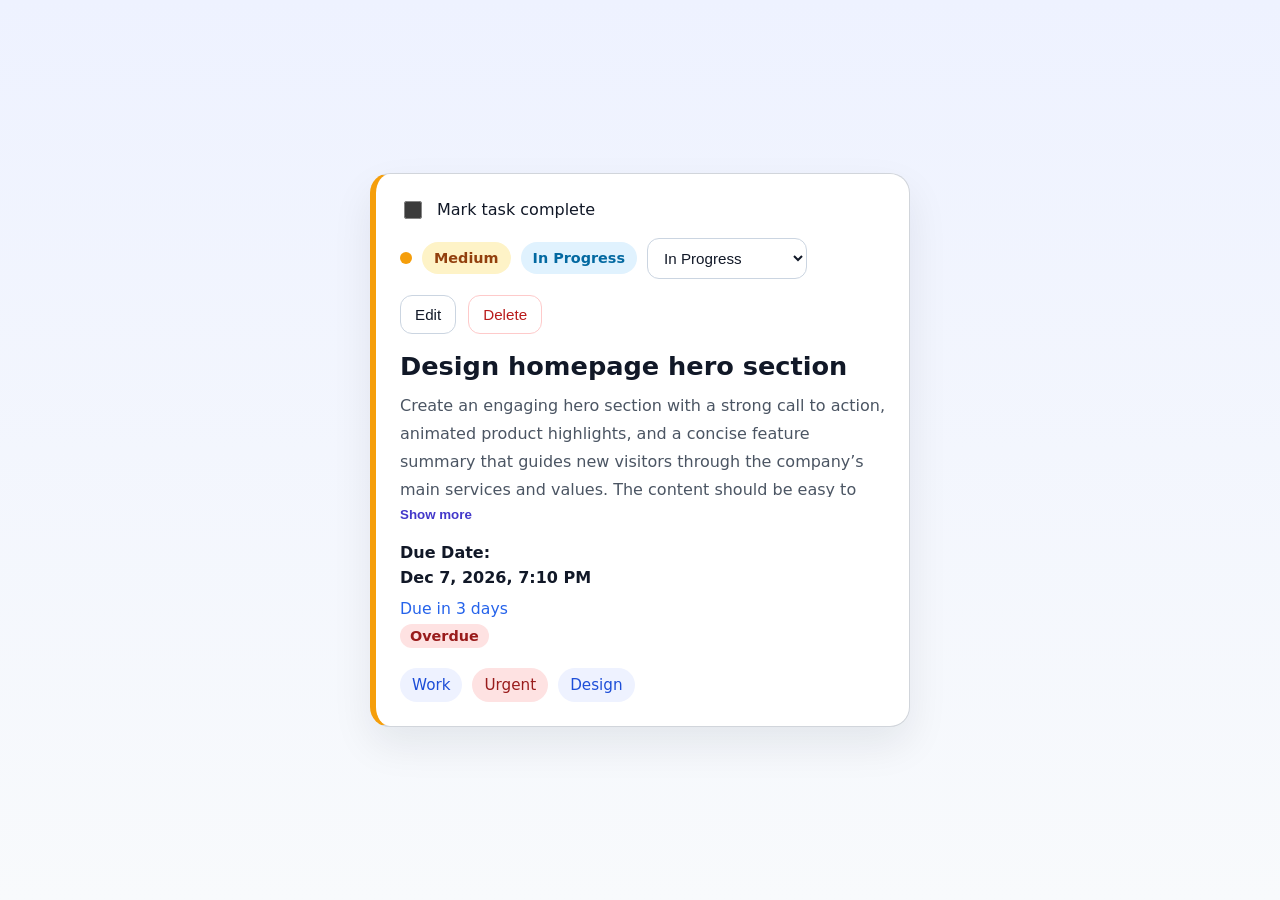
<file: HNG IT/index.html>
<!DOCTYPE html>
<html lang="en">
<head>
  <meta charset="UTF-8" />
  <meta name="viewport" content="width=device-width, initial-scale=1.0" />
  <title>Todo Task Card</title>
  <link rel="stylesheet" href="styles.css" />
</head>
<body>
  <main class="page-layout">
    <article class="todo-card todo-card--medium todo-card--in-progress" data-testid="test-todo-card" aria-labelledby="todo-title" role="region">
      <div class="todo-card__header">
        <div class="todo-card__summary-row">
          <div class="todo-card__complete-row">
            <div class="checkbox-wrapper">
              <input id="complete-toggle" type="checkbox" data-testid="test-todo-complete-toggle" />
              <label for="complete-toggle">Mark task complete</label>
            </div>
          </div>

          <div class="todo-card__status-row">
            <span class="priority-indicator" data-testid="test-todo-priority-indicator" aria-hidden="true"></span>
            <span class="todo-badge todo-badge--priority" data-testid="test-todo-priority" aria-label="Priority: Medium">Medium</span>
            <span class="todo-badge todo-badge--status" data-testid="test-todo-status" aria-live="polite">In Progress</span>
            <label class="sr-only" for="status-control">Task status</label>
            <select id="status-control" class="todo-card__status-control" data-testid="test-todo-status-control" aria-label="Task status">
              <option value="Pending">Pending</option>
              <option value="In Progress">In Progress</option>
              <option value="Done">Done</option>
            </select>
          </div>
        </div>

        <div class="todo-card__actions">
          <button type="button" class="icon-button" data-testid="test-todo-edit-button" aria-label="Edit task">Edit</button>
          <button type="button" class="icon-button icon-button--danger" data-testid="test-todo-delete-button" aria-label="Delete task">Delete</button>
        </div>
      </div>

      <div class="todo-card__view">
        <h2 id="todo-title" class="todo-card__title" data-testid="test-todo-title">Design homepage hero section</h2>

        <div class="todo-card__collapsible-section collapsed" id="todo-desc-section" data-testid="test-todo-collapsible-section">
          <p class="todo-card__description" data-testid="test-todo-description">
          Create an engaging hero section with a strong call to action, animated product highlights, and a concise feature summary that guides new visitors through the company’s main services and values.
          The content should be easy to scan, visually balanced, and optimized for conversion on mobile and desktop.
        </div>

        <button type="button" class="expand-toggle" data-testid="test-todo-expand-toggle" aria-expanded="false" aria-controls="todo-desc-section">Show more</button>

        <div class="todo-card__meta">
          <div class="todo-card__date-block">
            <strong>Due Date:</strong>
            <time class="todo-card__due-date" data-testid="test-todo-due-date" datetime="" aria-label="Task due date"></time>
          </div>
          <div>
            <div class="todo-card__time-remaining" data-testid="test-todo-time-remaining" aria-live="polite"></div>
            <span class="todo-card__overdue" data-testid="test-todo-overdue-indicator" hidden>Overdue</span>
          </div>
        </div>

        <div class="todo-card__tags" data-testid="test-todo-tags" role="list" aria-label="Task tags">
          <span class="tag-pill" role="listitem" data-testid="test-todo-tag-work">Work</span>
          <span class="tag-pill tag-pill--urgent" role="listitem" data-testid="test-todo-tag-urgent">Urgent</span>
          <span class="tag-pill" role="listitem">Design</span>
        </div>
      </div>

      <form class="todo-card__edit-form" data-testid="test-todo-edit-form" hidden>
        <div class="form-row">
          <div class="field">
            <label for="edit-title">Task title</label>
            <input id="edit-title" type="text" data-testid="test-todo-edit-title-input" required />
          </div>

          <div class="field">
            <label for="edit-priority">Priority</label>
            <select id="edit-priority" data-testid="test-todo-edit-priority-select">
              <option value="Low">Low</option>
              <option value="Medium">Medium</option>
              <option value="High">High</option>
            </select>
          </div>
        </div>

        <div class="field">
          <label for="edit-description">Description</label>
          <textarea id="edit-description" rows="4" data-testid="test-todo-edit-description-input" required></textarea>
        </div>

        <div class="field">
          <label for="edit-due-date">Due date</label>
          <input id="edit-due-date" type="datetime-local" data-testid="test-todo-edit-due-date-input" required />
        </div>

        <div class="form-row form-row--actions">
          <button type="submit" class="primary-button" data-testid="test-todo-save-button">Save</button>
          <button type="button" class="secondary-button" data-testid="test-todo-cancel-button">Cancel</button>
        </div>
      </form>
    </article>
  </main>

  <script src="script.js"></script>
</body>
</html>
</file>
<file: HNG IT/styles.css>
:root {
  color-scheme: dark;
  font-family: Inter, system-ui, -apple-system, BlinkMacSystemFont, "Segoe UI", sans-serif;
  background: #f4f6fb;
  color: #111827;
}

* {
  box-sizing: border-box;
}

html, body {
  min-height: 100%;
}

body {
  margin: 0;
  background: linear-gradient(180deg, #eef2ff 0%, #f8fafc 100%);
  color: #111827;
}

.page-layout {
  min-height: 100vh;
  padding: 24px;
  display: flex;
  align-items: center;
  justify-content: center;
}

.todo-card {
  width: 100%;
  max-width: 540px;
  background: #ffffff;
  border: 1px solid #d1d5db;
  border-radius: 20px;
  padding: 24px;
  box-shadow: 0 18px 40px rgba(15, 23, 42, 0.08);
  transition: border-color 0.2s ease, background-color 0.2s ease;
}

.todo-card--high {
  border-left: 6px solid #ef4444;
}

.todo-card--medium {
  border-left: 6px solid #f59e0b;
}

.todo-card--low {
  border-left: 6px solid #22c55e;
}

.todo-card--overdue {
  border-color: #fca5a5;
}

.todo-card--done {
  background: #f8fafc;
  border-color: #d1d5db;
}

.todo-card__header {
  display: flex;
  flex-wrap: wrap;
  justify-content: space-between;
  gap: 16px;
  align-items: flex-start;
  margin-bottom: 18px;
}

.todo-card__summary-row {
  display: flex;
  flex-wrap: wrap;
  gap: 16px;
  align-items: center;
}

.todo-card__status-row {
  display: flex;
  gap: 10px;
  flex-wrap: wrap;
  align-items: center;
}

.priority-indicator {
  width: 12px;
  height: 12px;
  border-radius: 50%;
  background: #f59e0b;
  display: inline-block;
}

.priority-indicator.priority-indicator--high {
  background: #dc2626;
}

.priority-indicator.priority-indicator--medium {
  background: #f59e0b;
}

.priority-indicator.priority-indicator--low {
  background: #16a34a;
}

.todo-badge {
  display: inline-flex;
  align-items: center;
  justify-content: center;
  border-radius: 999px;
  padding: 8px 12px;
  font-size: 0.9rem;
  font-weight: 600;
}

.todo-badge--priority {
  background: #fef3c7;
  color: #92400e;
}

.todo-badge--status {
  background: #e0f2fe;
  color: #0369a1;
}

.todo-card__status-control {
  min-width: 160px;
  padding: 10px 12px;
  border: 1px solid #cbd5e1;
  border-radius: 12px;
  background: #ffffff;
  color: #111827;
  font-size: 0.95rem;
}

.todo-card__actions {
  display: flex;
  gap: 12px;
  flex-wrap: wrap;
}

.icon-button {
  border: 1px solid #cbd5e1;
  background: #ffffff;
  color: #111827;
  padding: 10px 14px;
  border-radius: 12px;
  cursor: pointer;
  font-size: 0.95rem;
  transition: border-color 0.2s ease, background-color 0.2s ease, transform 0.2s ease;
}

.icon-button:hover,
.icon-button:focus-visible,
.primary-button:hover,
.primary-button:focus-visible,
.secondary-button:hover,
.secondary-button:focus-visible,
.expand-toggle:hover,
.expand-toggle:focus-visible {
  outline: none;
  box-shadow: 0 0 0 4px rgba(124, 58, 237, 0.16);
}

.icon-button--danger {
  color: #b91c1c;
  border-color: #fecaca;
}

.todo-card__title {
  margin: 0 0 12px;
  font-size: clamp(1.5rem, 2vw, 2rem);
  line-height: 1.1;
}

.todo-card__description {
  margin: 0;
  font-size: 1rem;
  line-height: 1.75;
  color: #4b5563;
}

.todo-card__collapsible-section {
  overflow: hidden;
  transition: max-height 0.3s ease;
}

.todo-card__collapsible-section.collapsed {
  max-height: 6.6rem;
}

.expand-toggle {
  border: none;
  background: transparent;
  color: #4338ca;
  cursor: pointer;
  font-weight: 700;
  padding: 0;
  margin-top: 10px;
}

.todo-card__meta {
  display: grid;
  gap: 12px;
  margin: 20px 0;
}

.todo-card__date-block {
  display: flex;
  flex-direction: column;
  gap: 6px;
}

.todo-card__due-date {
  display: block;
  font-size: 1rem;
  font-weight: 700;
  color: #111827;
}

.todo-card__time-remaining {
  font-size: 0.98rem;
  color: #2563eb;
}

.todo-card__time-remaining--overdue {
  color: #b91c1c;
}

.todo-card__overdue {
  display: inline-flex;
  padding: 4px 10px;
  margin-top: 6px;
  border-radius: 999px;
  background: #fee2e2;
  color: #991b1b;
  font-size: 0.9rem;
  font-weight: 700;
}

.todo-card__complete-row {
  display: flex;
  align-items: center;
}

.checkbox-wrapper {
  display: flex;
  align-items: center;
  gap: 12px;
}

.checkbox-wrapper input[type="checkbox"] {
  width: 18px;
  height: 18px;
  accent-color: #4338ca;
}

.checkbox-wrapper label {
  font-size: 1rem;
  cursor: pointer;
}

.todo-card__tags {
  display: flex;
  flex-wrap: wrap;
  gap: 10px;
}

.tag-pill {
  display: inline-flex;
  align-items: center;
  padding: 8px 12px;
  border-radius: 999px;
  background: #eef2ff;
  color: #1d4ed8;
  font-size: 0.95rem;
}

.tag-pill--urgent {
  background: #fee2e2;
  color: #991b1b;
}

.todo-card--done .todo-card__title {
  text-decoration: line-through;
  color: #6b7280;
}

.todo-card--done .todo-badge--status {
  background: #d1fae5;
  color: #166534;
}

.todo-card--done .todo-card__time-remaining {
  color: #065f46;
}

.todo-card--editing .todo-card__view {
  display: none;
}

.todo-card__edit-form {
  display: none;
  margin-top: 18px;
  padding-top: 18px;
  border-top: 1px solid #e5e7eb;
}

.todo-card--editing .todo-card__edit-form {
  display: block;
}

.field {
  display: flex;
  flex-direction: column;
  gap: 8px;
  width: 100%;
}

.field label {
  font-weight: 600;
}

.field input,
.field textarea,
.field select {
  width: 100%;
  border: 1px solid #cbd5e1;
  border-radius: 14px;
  padding: 12px 14px;
  font-size: 1rem;
  color: #111827;
  background: #ffffff;
}

.field textarea {
  resize: vertical;
  min-height: 120px;
}

.form-row {
  display: flex;
  gap: 12px;
  flex-wrap: wrap;
}

.form-row--actions {
  margin-top: 8px;
}

.primary-button,
.secondary-button {
  border-radius: 14px;
  padding: 12px 18px;
  font-size: 0.95rem;
  font-weight: 700;
  cursor: pointer;
  border: 1px solid transparent;
}

.primary-button {
  background: #4338ca;
  color: #ffffff;
}

.secondary-button {
  background: #ffffff;
  color: #111827;
  border-color: #cbd5e1;
}

.sr-only {
  position: absolute;
  width: 1px;
  height: 1px;
  padding: 0;
  overflow: hidden;
  clip: rect(0, 0, 0, 0);
  white-space: nowrap;
  border: 0;
}

@media (max-width: 768px) {
  .todo-card {
    padding: 20px;
  }

  .todo-card__header {
    flex-direction: column;
    align-items: stretch;
  }

  .todo-card__summary-row {
    flex-direction: column;
    align-items: stretch;
  }

  .todo-card__status-row,
  .todo-card__actions {
    width: 100%;
  }
}

@media (max-width: 560px) {
  .todo-card {
    padding: 20px;
  }

  .todo-card__actions {
    justify-content: flex-start;
  }
}
</file>
